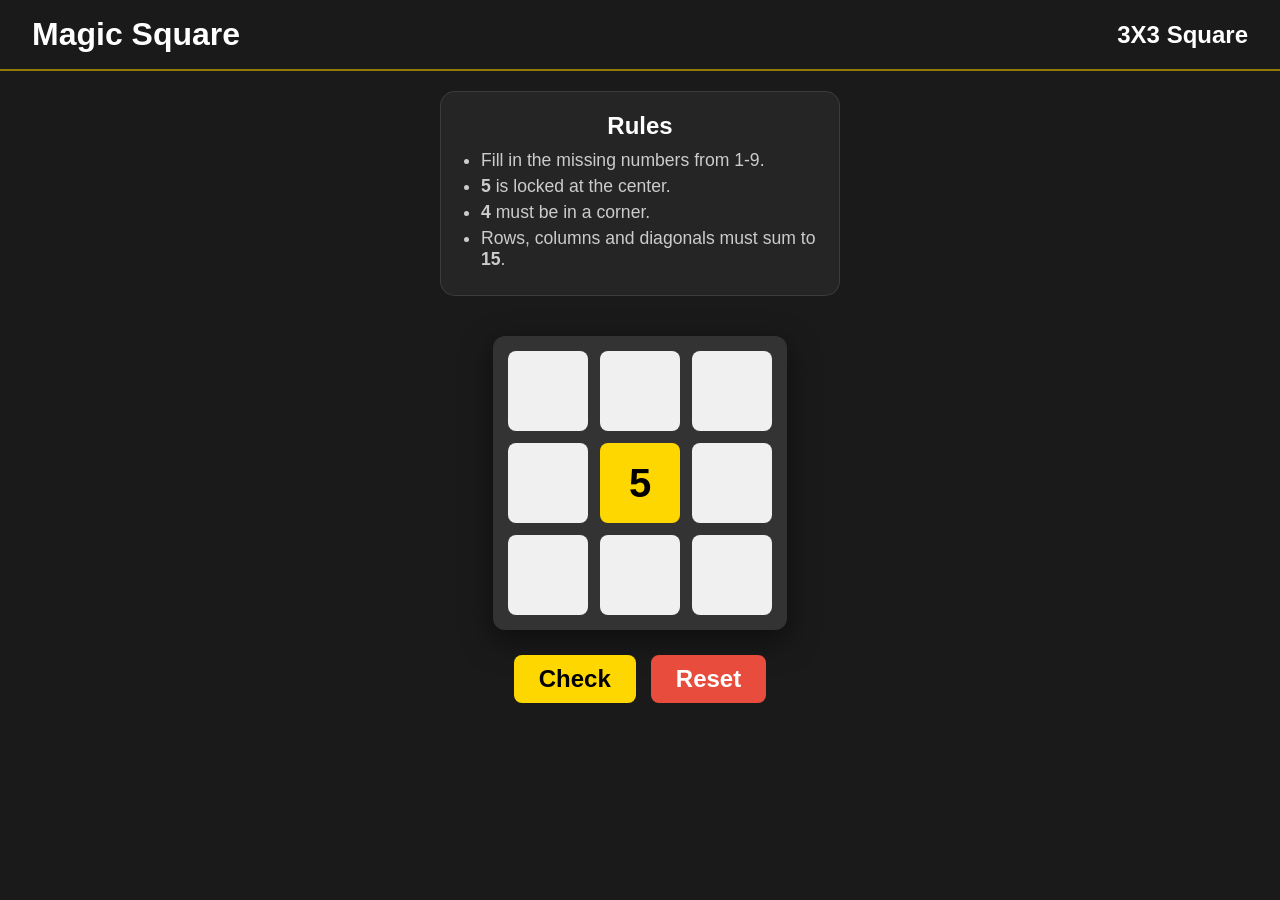
<file: index.html>
<!DOCTYPE html>
<html lang="en">
<head>
    <meta charset="UTF-8">
    <meta name="viewport" content="width=device-width, initial-scale=1.0">
    <link rel="stylesheet" href="./index.css" />
    <script src="./script.js" defer></script>
    <title>Magic Square</title>
</head>
<body>
    <header>
        <h1>Magic Square</h1>
        <h2>3X3 Square</h2>
    </header>
    
    <main class="container">
        <div class="rules-card">
            <h2>Rules</h2>
            <ul>
                <li>Fill in the missing numbers from 1-9.</li>
                <li><strong>5</strong> is locked at the center.</li>
                <li><strong>4</strong> must be in a corner.</li>
                <li>Rows, columns and diagonals must sum to <strong>15</strong>.</li>
            </ul>
        </div>

        <section class="game">
            <div id="gameboard">
                <input type="number" id="1" min="1" max="9">
                <input type="number" id="2" min="1" max="9">
                <input type="number" id="3" min="1" max="9">
                <input type="number" id="4" min="1" max="9">
                <span id="default_number">5</span>
                <input type="number" id="6" min="1" max="9">
                <input type="number" id="7" min="1" max="9">
                <input type="number" id="8" min="1" max="9">
                <input type="number" id="9" min="1" max="9">
            </div>

            <div class="start">
                <div class="btns">
                    <button type="button" onclick="start()">Check</button>
                    <button type="reset" onclick="Reset()">Reset</button>
                </div>
                <div>
                    <span class="display" id="display"></span>
                </div>
            </div>
        </section>
    </main>
</body>
</html>
</file>
<file: index.css>
* {
    margin: 0px;
    padding: 0px;
    font-family: 'Poppins', sans-serif;
    box-sizing: border-box;
}

body {
    text-align: center;
    min-height: 100vh;
    display: flex;
    flex-direction: column;
    align-items: center;
    background-color: #1a1a1a;
    color: #ffffff;
    width: 100%;
}

header {
    display: flex;
    justify-content: space-between;
    align-items: center;
    border-bottom: 2px solid #8f7a04;
    width: 100%;
    padding: 1rem 2rem;
}

.container { 
    display: flex; 
    flex-direction: column; 
    align-items: center;
    width: 100%;
    margin-top: 20px;
}

.rules-card {
    background: rgba(255, 255, 255, 0.05);
    padding: 20px;
    border-radius: 15px;
    border: 1px solid rgba(255, 255, 255, 0.1);
    margin-bottom: 20px;
    max-width: 400px;
}

ul {
    text-align: left;
    padding-left: 20px;
    margin-top: 10px;
}

li {
    font-size: 1.1rem;
    color: #ccc;
    margin-bottom: 5px;
}

.game {
    display: flex;
    flex-direction: column;
    align-items: center;
    gap: 25px;
    padding: 20px;
}

#gameboard {
    display: grid;
    grid-template-columns: repeat(3, 80px);
    grid-template-rows: repeat(3, 80px);
    gap: 12px;
    background: #333;
    padding: 15px;
    border-radius: 12px;
    box-shadow: 0 10px 30px rgba(0, 0, 0, 0.5);
}

#gameboard input, #default_number {
    height: 80px;
    width: 80px;
    font-size: 2.5rem;
    border: none;
    border-radius: 8px;
    display: flex;
    text-align: center;
    align-items: center;
    justify-content: center;
    background-color: #f0f0f0;
    color: #333;
}

#default_number {
    background-color: #ffd700;
    color: #000;
    font-weight: bold;
}

input:focus {
    outline: 3px solid #ffd700;
    background-color: #fff;
}

input::-webkit-outer-spin-button,
input::-webkit-inner-spin-button {
  -webkit-appearance: none;
  margin: 0;
}
input[type=number] { -moz-appearance: textfield; }

.start .btns {
    display: flex;
    gap: 15px;
}

button {
    cursor: pointer;
    transition: all 0.2s ease;
    background-color: #ffd700;
    color: black;
    font-size: 1.5rem;
    font-weight: bold;
    border: none;
    border-radius: 8px;
    padding: 10px 25px;
}

button[type="reset"] {
    background-color: #e74c3c;
    color: white;
}

button:hover {
    filter: brightness(1.1);
    transform: translateY(-2px);
}

button:active { transform: scale(0.95); }

.display {
    font-size: 1.3rem;
    font-weight: bold;
    margin-top: 15px;
}
</file>
